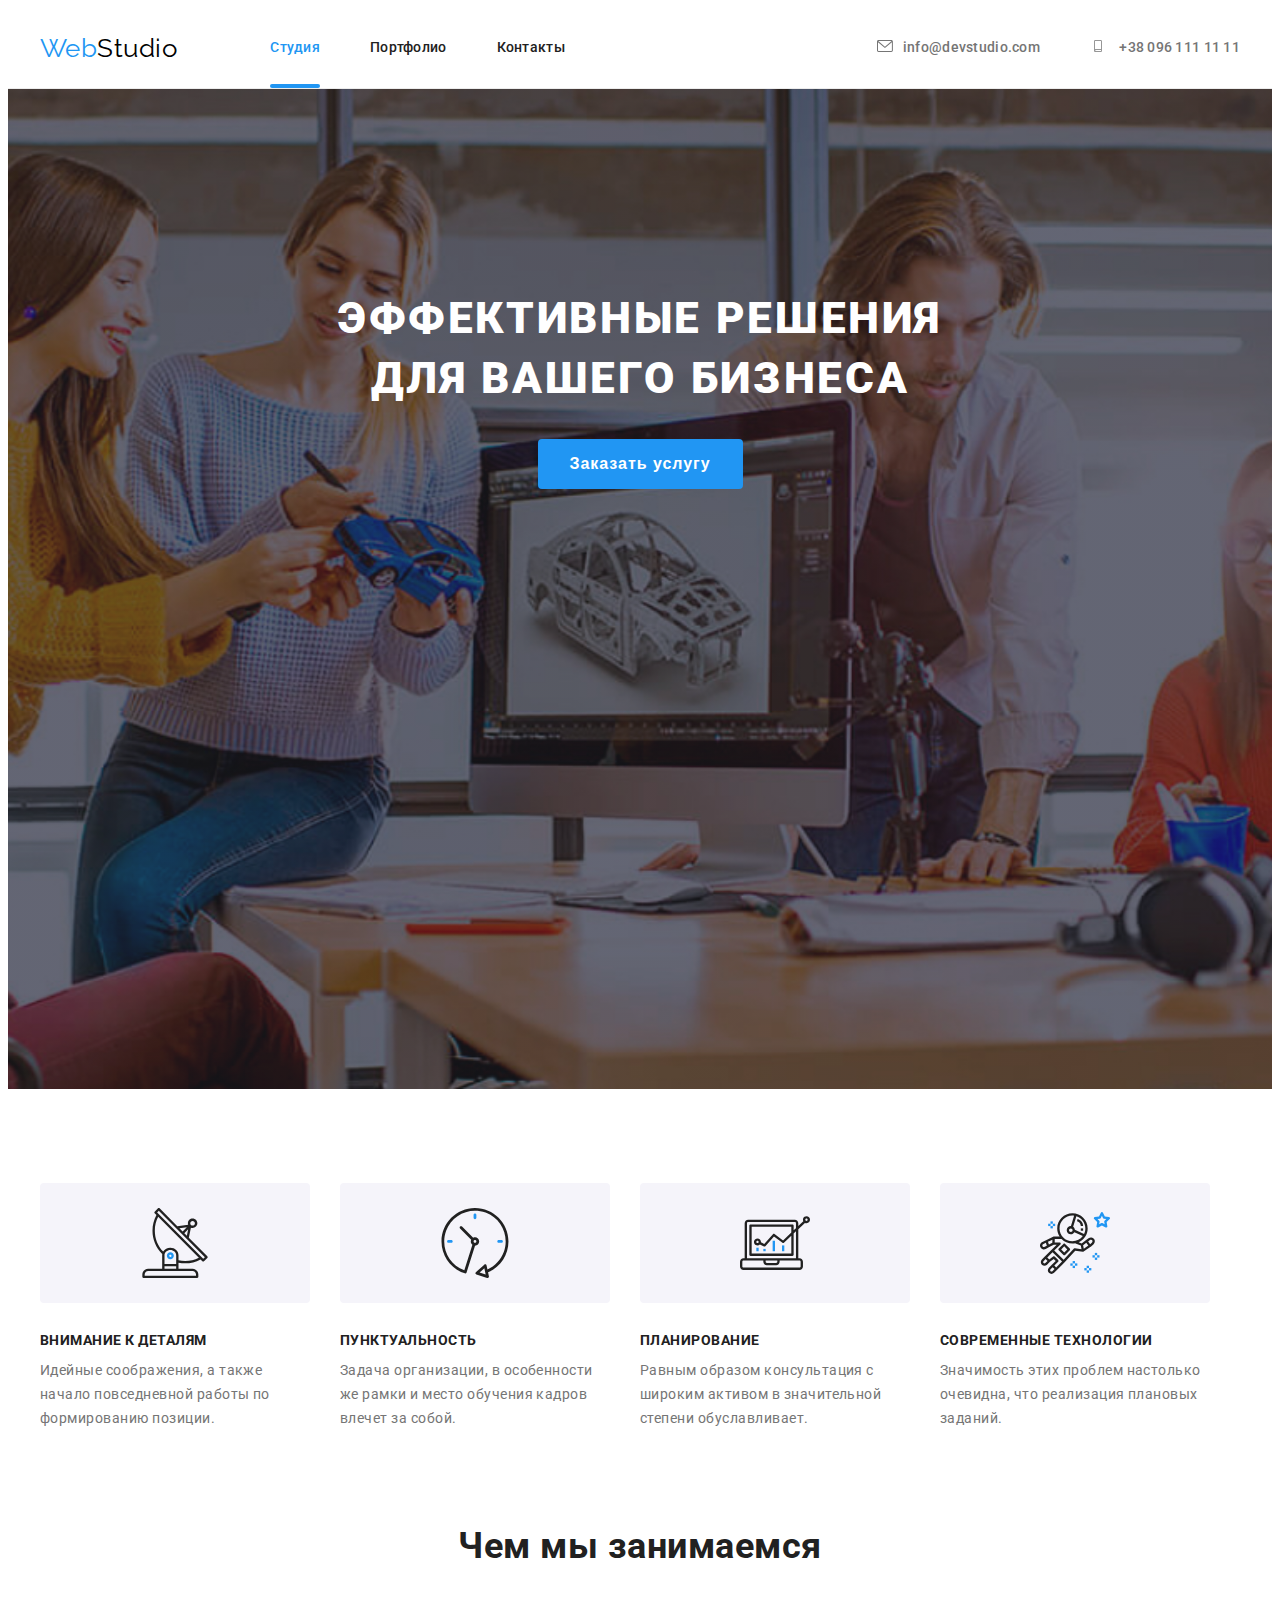
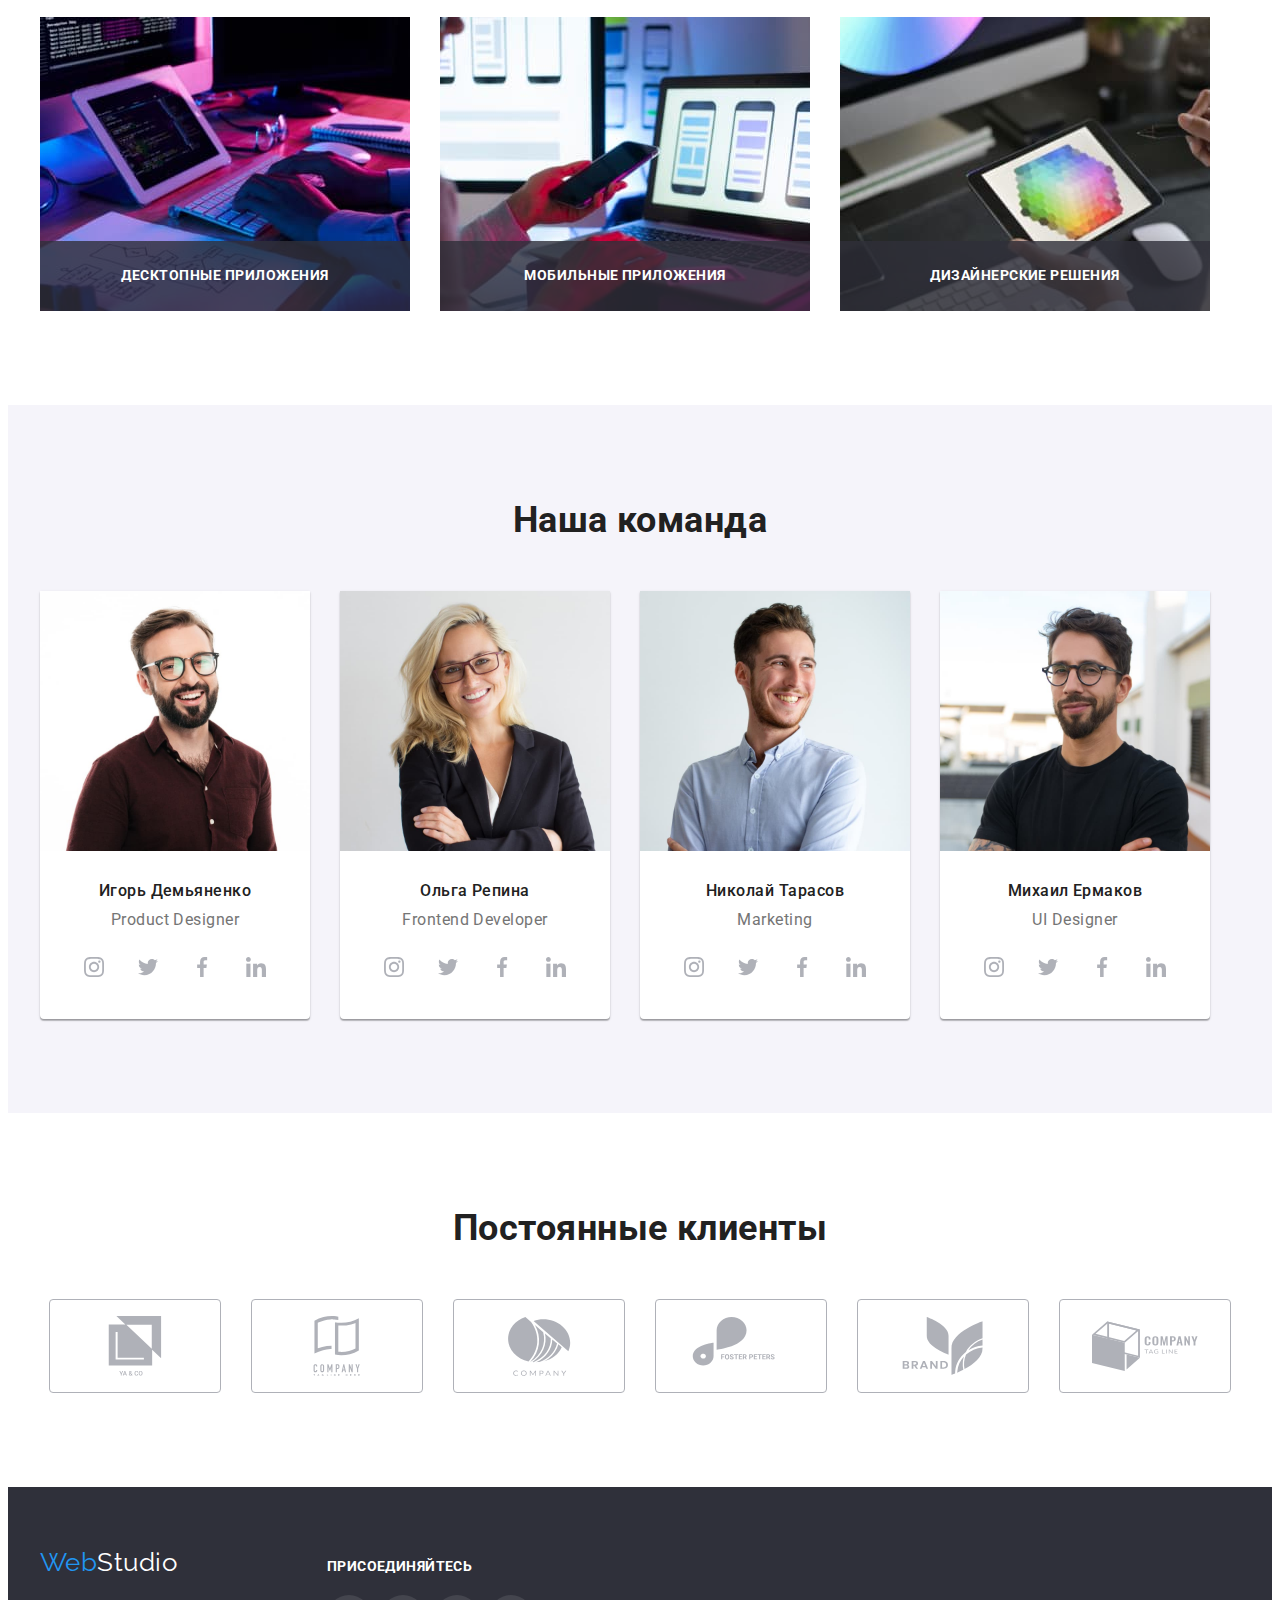
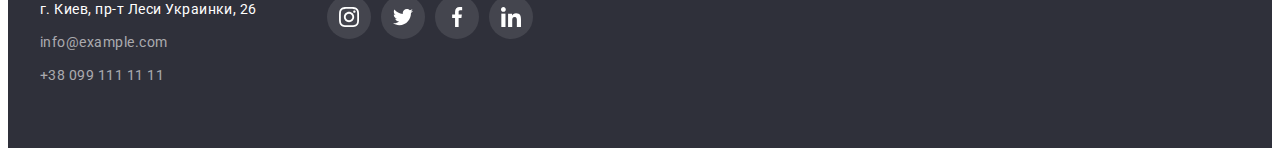
<file: index.html>
<!DOCTYPE html>
<html lang="ru">
  <head>
    <meta charset="UTF-8" />
    <meta http-equiv="X-UA-Compatible" content="IE=edge" />
    <meta name="viewport" content="width=device-width, initial-scale=1.0" />
    <title>Studio</title>
    <link
      href="https://fonts.googleapis.com/css2?family=Raleway:wght@700&family=Roboto:wght@400;500;700;900&display=swap"
      rel="stylesheet"
    />
    <link
      rel="stylesheet"
      href="https://cdnjs.cloudflare.com/ajax/libs/modern-normalize/1.1.0/modern-normalize.min.css"
      integrity="sha512-wpPYUAdjBVSE4KJnH1VR1HeZfpl1ub8YT/NKx4PuQ5NmX2tKuGu6U/JRp5y+Y8XG2tV+wKQpNHVUX03MfMFn9Q=="
      crossorigin="anonymous"
      referrerpolicy="no-referrer"
    />
    <link rel="stylesheet" href="./css/styles.css" />
  </head>
  <body>
    <!-- Чтобы поставить или убрать комментарий CTRL+/ -->
    <!--Шапка-->
    <header class="header">
      <div class="container">
        <a href="./index.html" class="logo link"
          >Web<span class="logo-header">Studio</span></a
        >
        <nav class="header-nav">
          <ul class="header-nav-list list">
            <li class="nav-item">
              <a href="./index.html" class="link current">Студия</a>
            </li>
            <li class="nav-item">
              <a href="./portfolio.html" class="link not-current">Портфолио</a>
            </li>
            <li class="nav-item">
              <a href="" class="link not-current">Контакты</a>
            </li>
          </ul>
        </nav>
        <ul class="header-auth-list list">
          <li class="auth-item">
            <a href="mailto:info@devstudio.com" class="link">
              <svg class="auth-item-icon" width="16" height="12">
                <use href="./images/symbol-defs.svg#icon-envelope"></use></svg
              >info@devstudio.com</a
            >
          </li>
          <li class="auth-item">
            <a href="tel:+380961111111" class="link">
              <svg class="auth-item-icon" width="16" height="12">
                <use href="./images/symbol-defs.svg#icon-smartphone"></use>
              </svg>
              +38 096 111 11 11</a
            >
          </li>
        </ul>
      </div>
    </header>

    <!--Main-->
    <main>
      <!--Герой-->
      <section class="hero">
        <div class="container">
          <h1 class="hero-title">Эффективные решения для вашего бизнеса</h1>
          <button type="button" class="hero-btn btn" data-modal-open>
            Заказать услугу
          </button>
        </div>
      </section>
      <!--Особенности-->
      <section class="specialty">
        <div class="container">
          <h2 class="hidden">Наши особенности</h2>
          <ul class="specialty-list list">
            <li class="specialty-item icon-antenna">
              <div class="specialty-svg">
                <svg width="70" height="70">
                  <use href="./images/symbol-defs.svg#icon-antenna"></use>
                </svg>
              </div>
              <h3 class="specialty-title title">Внимание к деталям</h3>
              <p class="specialty-description">
                Идейные соображения, а также начало повседневной работы по
                формированию позиции.
              </p>
            </li>
            <li class="specialty-item icon-clock">
              <div class="specialty-svg">
                <svg width="70" height="70">
                  <use href="./images/symbol-defs.svg#icon-clock"></use>
                </svg>
              </div>
              <h3 class="specialty-title title">Пунктуальность</h3>
              <p class="specialty-description">
                Задача организации, в особенности же рамки и место обучения
                кадров влечет за собой.
              </p>
            </li>
            <li class="specialty-item icon-diagram">
              <div class="specialty-svg">
                <svg width="70" height="70">
                  <use href="./images/symbol-defs.svg#icon-diagram"></use>
                </svg>
              </div>
              <h3 class="specialty-title title">Планирование</h3>
              <p class="specialty-description">
                Равным образом консультация с широким активом в значительной
                степени обуславливает.
              </p>
            </li>
            <li class="specialty-item icon-astronaut">
              <div class="specialty-svg">
                <svg width="70" height="70">
                  <use href="./images/symbol-defs.svg#icon-astronaut"></use>
                </svg>
              </div>
              <h3 class="specialty-title title">Современные технологии</h3>
              <p class="specialty-description">
                Значимость этих проблем настолько очевидна, что реализация
                плановых заданий.
              </p>
            </li>
          </ul>
        </div>
      </section>

      <!--Чем мы занимаемся-->
      <section class="about">
        <div class="container">
          <h2 class="about-title title">Чем мы занимаемся</h2>
          <ul class="about-list list">
            <li class="about-item">
              <div class="about-item-wrap">
                <img
                  src="./images/box_1.jpg"
                  alt="Ноут"
                  width="370"
                  height="294"
                />
                <div class="about-label">
                  <p class="about-description">Десктопные приложения</p>
                </div>
              </div>
            </li>
            <li class="about-item">
              <div class="about-item-wrap">
                <img
                  src="./images/box_2.jpg"
                  alt="Телефон"
                  width="370"
                  height="294"
                />
                <div class="about-label">
                  <p class="about-description">Мобильные приложения</p>
                </div>
              </div>
            </li>
            <li class="about-item">
              <div class="about-item-wrap">
                <img
                  src="./images/box_3.jpg"
                  alt="Планшет"
                  width="370"
                  height="294"
                />
                <div class="about-label">
                  <p class="about-description">Дизайнерские решения</p>
                </div>
              </div>
            </li>
          </ul>
        </div>
      </section>

      <!--Наша команда-->
      <section class="team">
        <div class="container">
          <h2 class="team-title title">Наша команда</h2>
          <ul class="team-list list">
            <li class="team-item">
              <img
                src="./images/teammate1.jpg"
                alt="Игорь"
                width="270"
                height="260"
              />
              <div class="teammate-container">
                <h3 class="teammate title">Игорь Демьяненко</h3>
                <p lang="en" class="teammate-description">Product Designer</p>
                <ul class="teammate-list list">
                  <li class="teammate-item">
                    <a class="teammate-link" href="" aria-label="instagram"
                      ><svg class="teammate-svg" width="20" height="20">
                        <use
                          href="./images/symbol-defs.svg#icon-instagram"
                        ></use></svg
                    ></a>
                  </li>
                  <li class="teammate-item">
                    <a class="teammate-link" href="" aria-label="twitter"
                      ><svg class="teammate-svg" width="20" height="20">
                        <use
                          href="./images/symbol-defs.svg#icon-twitter"
                        ></use></svg
                    ></a>
                  </li>
                  <li class="teammate-item">
                    <a class="teammate-link" href="" aria-label="facebook"
                      ><svg class="teammate-svg" width="20" height="20">
                        <use
                          href="./images/symbol-defs.svg#icon-facebook"
                        ></use></svg
                    ></a>
                  </li>
                  <li class="teammate-item">
                    <a class="teammate-link" href="" aria-label="linkedin"
                      ><svg class="teammate-svg" width="20" height="20">
                        <use
                          href="./images/symbol-defs.svg#icon-linkedin"
                        ></use></svg
                    ></a>
                  </li>
                </ul>
              </div>
            </li>
            <li class="team-item">
              <img
                src="./images/teammate2.jpg"
                alt="Ольга"
                width="270"
                height="260"
              />
              <div class="teammate-container">
                <h3 class="teammate title">Ольга Репина</h3>
                <p lang="en" class="teammate-description">Frontend Developer</p>
                <ul class="teammate-list list">
                  <li class="teammate-item">
                    <a class="teammate-link" href="" aria-label="instagram"
                      ><svg class="teammate-svg" width="20" height="20">
                        <use
                          href="./images/symbol-defs.svg#icon-instagram"
                        ></use></svg
                    ></a>
                  </li>
                  <li class="teammate-item">
                    <a class="teammate-link" href="" aria-label="twitter"
                      ><svg class="teammate-svg" width="20" height="20">
                        <use
                          href="./images/symbol-defs.svg#icon-twitter"
                        ></use></svg
                    ></a>
                  </li>
                  <li class="teammate-item">
                    <a class="teammate-link" href="" aria-label="facebook"
                      ><svg class="teammate-svg" width="20" height="20">
                        <use
                          href="./images/symbol-defs.svg#icon-facebook"
                        ></use></svg
                    ></a>
                  </li>
                  <li class="teammate-item">
                    <a class="teammate-link" href="" aria-label="linkedin"
                      ><svg class="teammate-svg" width="20" height="20">
                        <use
                          href="./images/symbol-defs.svg#icon-linkedin"
                        ></use></svg
                    ></a>
                  </li>
                </ul>
              </div>
            </li>
            <li class="team-item">
              <img
                src="./images/teammate3.jpg"
                alt="Николай"
                width="270"
                height="260"
              />
              <div class="teammate-container">
                <h3 class="teammate title">Николай Тарасов</h3>
                <p lang="en" class="teammate-description">Marketing</p>
                <ul class="teammate-list list">
                  <li class="teammate-item">
                    <a class="teammate-link" href="" aria-label="instagram"
                      ><svg class="teammate-svg" width="20" height="20">
                        <use
                          href="./images/symbol-defs.svg#icon-instagram"
                        ></use></svg
                    ></a>
                  </li>
                  <li class="teammate-item">
                    <a class="teammate-link" href="" aria-label="twitter"
                      ><svg class="teammate-svg" width="20" height="20">
                        <use
                          href="./images/symbol-defs.svg#icon-twitter"
                        ></use></svg
                    ></a>
                  </li>
                  <li class="teammate-item">
                    <a class="teammate-link" href="" aria-label="facebook"
                      ><svg class="teammate-svg" width="20" height="20">
                        <use
                          href="./images/symbol-defs.svg#icon-facebook"
                        ></use></svg
                    ></a>
                  </li>
                  <li class="teammate-item">
                    <a class="teammate-link" href="" aria-label="linkedin"
                      ><svg class="teammate-svg" width="20" height="20">
                        <use
                          href="./images/symbol-defs.svg#icon-linkedin"
                        ></use></svg
                    ></a>
                  </li>
                </ul>
              </div>
            </li>
            <li class="team-item">
              <img
                src="./images/teammate4.jpg"
                alt="Михаил"
                width="270"
                height="260"
              />
              <div class="teammate-container">
                <h3 class="teammate title">Михаил Ермаков</h3>
                <p lang="en" class="teammate-description">UI Designer</p>
                <ul class="teammate-list list">
                  <li class="teammate-item">
                    <a class="teammate-link" href="" aria-label="instagram"
                      ><svg class="teammate-svg" width="20" height="20">
                        <use
                          href="./images/symbol-defs.svg#icon-instagram"
                        ></use></svg
                    ></a>
                  </li>
                  <li class="teammate-item">
                    <a class="teammate-link" href="" aria-label="twitter"
                      ><svg class="teammate-svg" width="20" height="20">
                        <use
                          href="./images/symbol-defs.svg#icon-twitter"
                        ></use></svg
                    ></a>
                  </li>
                  <li class="teammate-item">
                    <a class="teammate-link" href="" aria-label="facebook"
                      ><svg class="teammate-svg" width="20" height="20">
                        <use
                          href="./images/symbol-defs.svg#icon-facebook"
                        ></use></svg
                    ></a>
                  </li>
                  <li class="teammate-item">
                    <a class="teammate-link" href="" aria-label="linkedin"
                      ><svg class="teammate-svg" width="20" height="20">
                        <use
                          href="./images/symbol-defs.svg#icon-linkedin"
                        ></use></svg
                    ></a>
                  </li>
                </ul>
              </div>
            </li>
          </ul>
        </div>
      </section>

      <!-- Наши клиенты -->
      <section class="clients">
        <div class="container">
          <h2 class="clients-title title">Постоянные клиенты</h2>
          <ul class="clients-list list">
            <li class="clients-item">
              <a class="clients-link" href=""
                ><svg width="106" height="60">
                  <use href="./images/symbol-defs.svg#icon-client1"></use></svg
              ></a>
            </li>
            <li class="clients-item">
              <a class="clients-link" href=""
                ><svg width="106" height="60">
                  <use href="./images/symbol-defs.svg#icon-client2"></use></svg
              ></a>
            </li>
            <li class="clients-item">
              <a class="clients-link" href=""
                ><svg width="106" height="60">
                  <use href="./images/symbol-defs.svg#icon-client3"></use></svg
              ></a>
            </li>
            <li class="clients-item">
              <a class="clients-link" href=""
                ><svg width="106" height="60">
                  <use href="./images/symbol-defs.svg#icon-client4"></use></svg
              ></a>
            </li>
            <li class="clients-item">
              <a class="clients-link" href=""
                ><svg width="106" height="60">
                  <use href="./images/symbol-defs.svg#icon-client5"></use></svg
              ></a>
            </li>
            <li class="clients-item">
              <a class="clients-link" href=""
                ><svg width="106" height="60">
                  <use href="./images/symbol-defs.svg#icon-client6"></use></svg
              ></a>
            </li>
          </ul>
        </div>
      </section>
    </main>

    <!--Подвал-->
    <footer class="footer">
      <div class="container">
        <div class="footer-flex">
          <div class="footer-address">
            <a href="./index.html" class="logo link"
              >Web<span class="logo-footer">Studio</span></a
            >
            <address class="address">
              <p class="address-street">
                <a
                  href="http://goo.gl/maps/BzuUJeDCtrYKeMsz9"
                  target="_blank"
                  rel="noopener nofollow noreferrer"
                  class="link"
                >
                  г. Киев, пр-т Леси Украинки, 26</a
                >
              </p>
              <ul class="footer-auth-list list">
                <li class="footer-auth-item">
                  <a
                    href="mailto:info@example.com"
                    target="_blank"
                    rel="noopener nofollow noreferrer"
                    class="link"
                    >info@example.com</a
                  >
                </li>
                <li class="footer-auth-item">
                  <a href="tel:+380991111111" class="link">+38 099 111 11 11</a>
                </li>
              </ul>
            </address>
          </div>

          <div class="footer-social-links">
            <section class="join-social-links">
              <h2 class="join-title title">Присоединяйтесь</h2>
              <ul class="join-list list">
                <li class="join-item">
                  <a href="" class="join-link">
                    <svg class="join-icon" width="20" height="20">
                      <use href="./images/symbol-defs.svg#icon-instagram"></use>
                    </svg>
                  </a>
                </li>
                <li class="join-item">
                  <a href="" class="join-link">
                    <svg class="join-icon" width="20" height="20">
                      <use href="./images/symbol-defs.svg#icon-twitter"></use>
                    </svg>
                  </a>
                </li>
                <li class="join-item">
                  <a href="" class="join-link">
                    <svg class="join-icon" width="20" height="20">
                      <use href="./images/symbol-defs.svg#icon-facebook"></use>
                    </svg>
                  </a>
                </li>
                <li class="join-item">
                  <a href="" class="join-link">
                    <svg class="join-icon" width="20" height="20">
                      <use href="./images/symbol-defs.svg#icon-linkedin"></use>
                    </svg>
                  </a>
                </li>
              </ul>
            </section>
          </div>
        </div>
      </div>
    </footer>

    <!-- Модальное окно -->
    <div class="backdrop is-hidden" data-modal>
      <div class="modal">
        <button type="button" class="modal-btn" data-modal-close>
          <svg class="modal-icon" width="11" height="11">
            <use href="./images/symbol-defs.svg#icon-close"></use>
          </svg>
        </button>
      </div>
    </div>

    <script src="./js/modal.js"></script>
  </body>
</html>
</file>
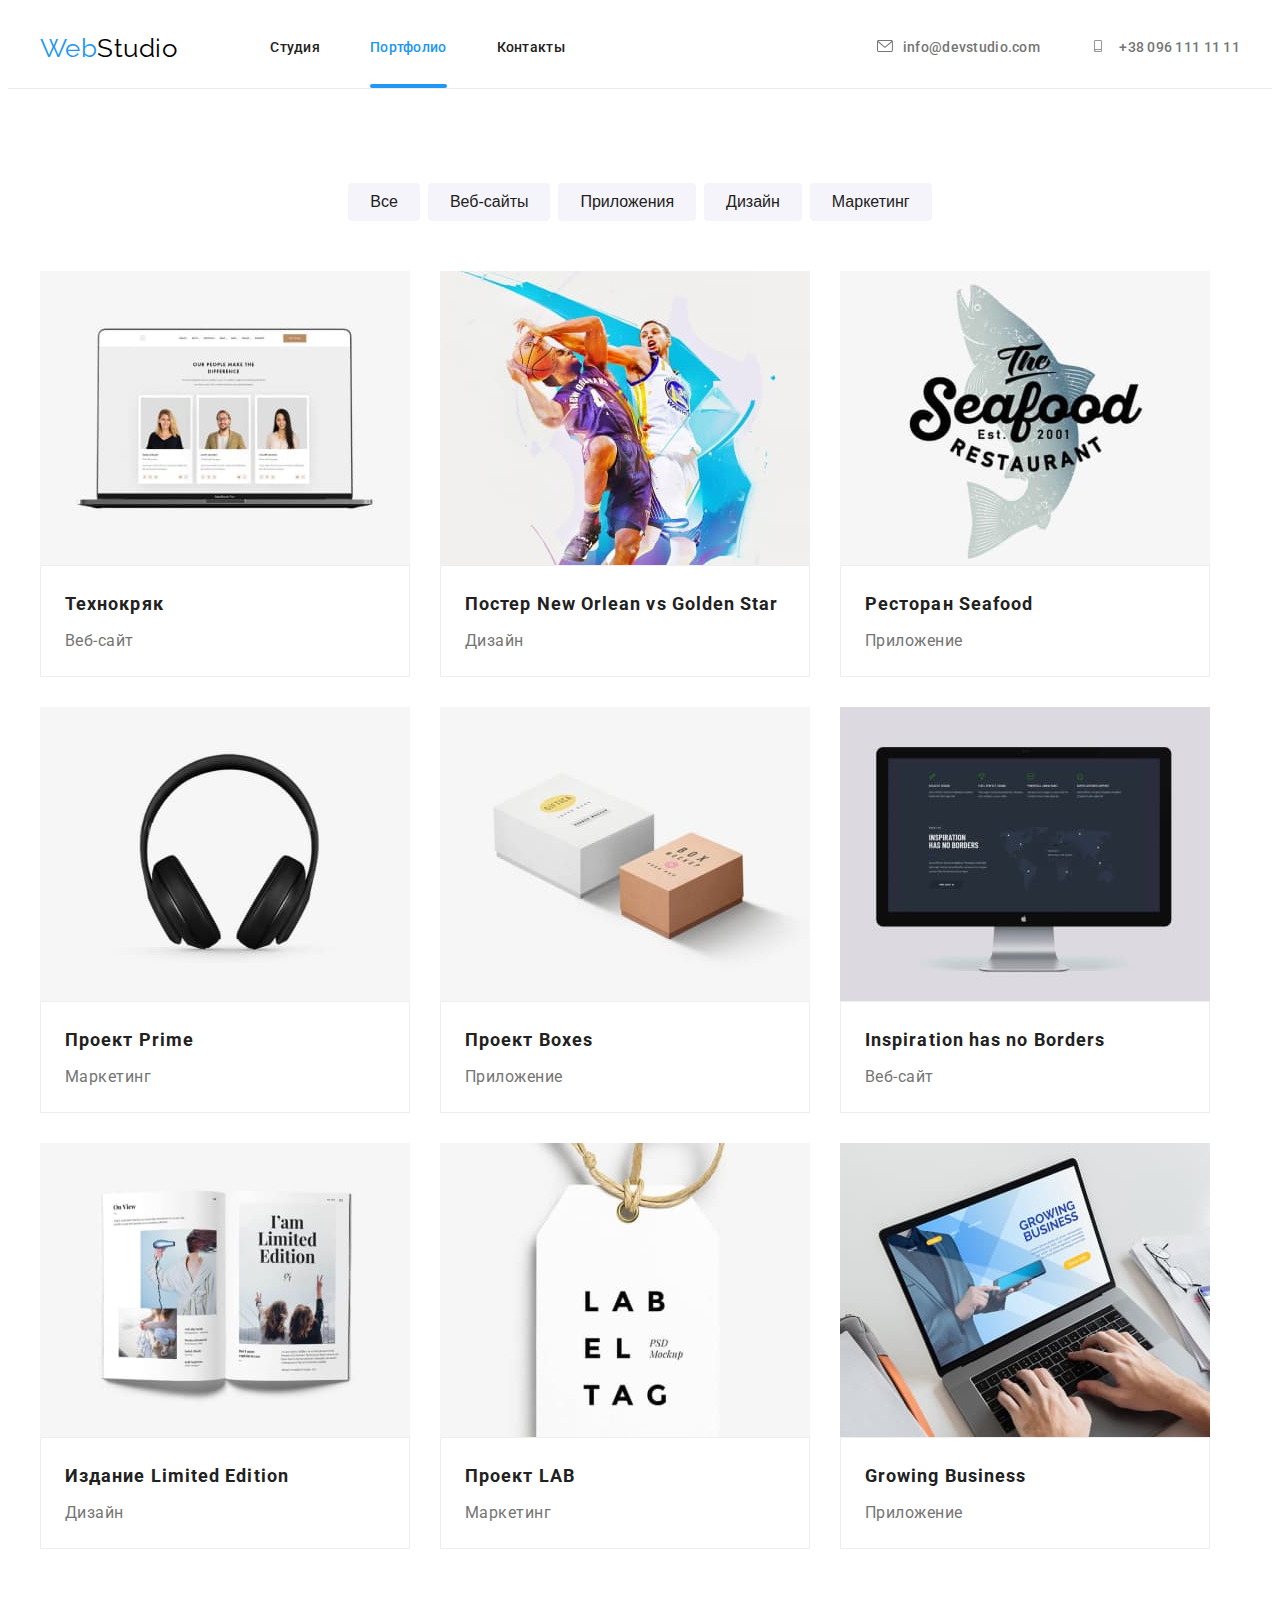
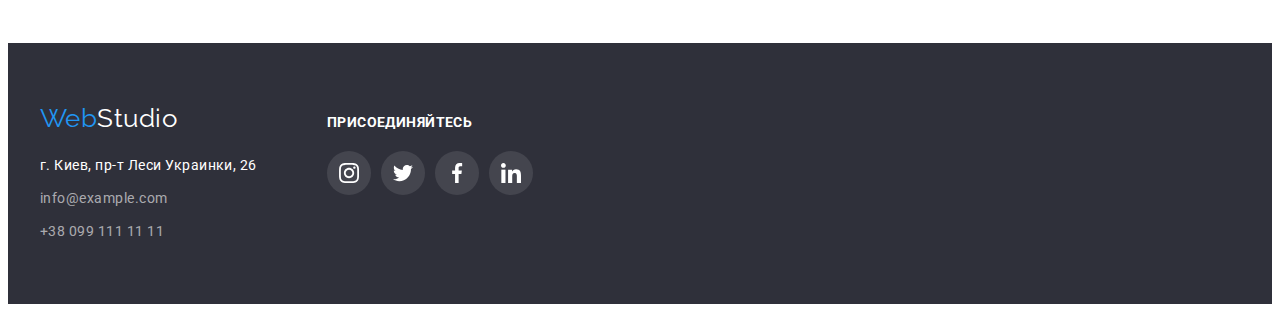
<file: portfolio.html>
<!DOCTYPE html>
<html lang="ru">
  <head>
    <meta charset="UTF-8" />
    <meta http-equiv="X-UA-Compatible" content="IE=edge" />
    <meta name="viewport" content="width=device-width, initial-scale=1.0" />
    <title>Portfolio</title>
    <link
      href="https://fonts.googleapis.com/css2?family=Raleway:wght@700&family=Roboto:wght@400;500;700;900&display=swap"
      rel="stylesheet"
    />
    <link
      rel="stylesheet"
      href="https://cdnjs.cloudflare.com/ajax/libs/modern-normalize/1.1.0/modern-normalize.min.css"
      integrity="sha512-wpPYUAdjBVSE4KJnH1VR1HeZfpl1ub8YT/NKx4PuQ5NmX2tKuGu6U/JRp5y+Y8XG2tV+wKQpNHVUX03MfMFn9Q=="
      crossorigin="anonymous"
      referrerpolicy="no-referrer"
    />
    <link rel="stylesheet" href="./css/styles.css" />
  </head>
  <body>
    <!-- Header -->
    <header class="header">
      <div class="container">
        <a href="./index.html" class="logo link"
          >Web<span class="logo-header">Studio</span></a
        >
        <nav class="header-nav">
          <ul class="header-nav-list list">
            <li class="nav-item">
              <a href="./index.html" class="link not-current">Студия</a>
            </li>
            <li class="nav-item">
              <a href="./portfolio.html" class="link current">Портфолио</a>
            </li>
            <li class="nav-item">
              <a href="" class="link not-current">Контакты</a>
            </li>
          </ul>
        </nav>
        <ul class="header-auth-list list">
          <li class="auth-item">
            <a href="mailto:info@devstudio.com" class="link"
              ><svg class="auth-item-icon" width="16px" height="12px">
                <use href="./images/symbol-defs.svg#icon-envelope"></use></svg
              >info@devstudio.com</a
            >
          </li>
          <li class="auth-item">
            <a href="tel:+380961111111" class="link">
              <svg class="auth-item-icon" width="16px" height="12px">
                <use href="./images/symbol-defs.svg#icon-smartphone"></use>
              </svg>
              +38 096 111 11 11</a
            >
          </li>
        </ul>
      </div>
    </header>

    <!-- Main -->
    <main>
      <h1 class="hidden">Наши работы</h1>
      <section class="filters-projects">
        <div class="container">
          <h2 class="hidden">Filters and Projects</h2>
          <ul class="filters-list list">
            <li class="filters-item">
              <button type="button" class="btn filters-btn">Все</button>
            </li>
            <li class="filters-item">
              <button type="button" class="btn filters-btn">Веб-сайты</button>
            </li>
            <li class="filters-item">
              <button type="button" class="btn filters-btn">Приложения</button>
            </li>
            <li class="filters-item">
              <button type="button" class="btn filters-btn">Дизайн</button>
            </li>
            <li class="filters-item">
              <button type="button" class="btn filters-btn">Маркетинг</button>
            </li>
          </ul>

          <ul class="projects-list list">
            <li class="projects-item">
              <a href="" class="projects-link link">
                <div class="projects-wrap">
                  <img
                    src="./images/project1.jpg"
                    alt="Вид на браузер"
                    width="300"
                    class="projects-imgs"
                  />
                  <div class="projects-wrap-overlay">
                    <p class="projects-wrap-description">
                      Ресурс предлагает комплексные предложения с разным уровнем
                      функционала и сервисов. Все это позволит посетителю
                      получить исчерпывающие сведения о компании или частном
                      лице.
                    </p>
                  </div>
                </div>

                <div class="projects-container">
                  <h3 class="projects-title title">Технокряк</h3>
                  <p class="projects-description">Веб-сайт</p>
                </div>
              </a>
            </li>
            <li class="projects-item">
              <a href="" class="projects-link link">
                <div class="projects-wrap">
                  <img
                    src="./images/project2.jpg"
                    alt="Двое парней играют в баскетбол"
                    width="300"
                    class="projects-imgs"
                  />
                  <div class="projects-wrap-overlay">
                    <p class="projects-wrap-description">
                      Ресурс предлагает комплексные предложения с разным уровнем
                      функционала и сервисов. Все это позволит посетителю
                      получить исчерпывающие сведения о компании или частном
                      лице.
                    </p>
                  </div>
                </div>

                <div class="projects-container">
                  <h3 class="projects-title title">
                    Постер New Orlean vs Golden Star
                  </h3>
                  <p class="projects-description">Дизайн</p>
                </div>
              </a>
            </li>
            <li class="projects-item">
              <a href="" class="projects-link link">
                <div class="projects-wrap">
                  <img
                    src="./images/project3.jpg"
                    alt="Лого ресторана"
                    width="300"
                    class="projects-imgs"
                  />
                  <div class="projects-wrap-overlay">
                    <p class="projects-wrap-description">
                      Ресурс предлагает комплексные предложения с разным уровнем
                      функционала и сервисов. Все это позволит посетителю
                      получить исчерпывающие сведения о компании или частном
                      лице.
                    </p>
                  </div>
                </div>

                <div class="projects-container">
                  <h3 class="projects-title title">Ресторан Seafood</h3>
                  <p class="projects-description">Приложение</p>
                </div>
              </a>
            </li>
            <li class="projects-item">
              <a href="" class="projects-link link">
                <div class="projects-wrap">
                  <img
                    src="./images/project4.jpg"
                    alt="Наушники"
                    width="300"
                    class="projects-imgs"
                  />
                  <div class="projects-wrap-overlay">
                    <p class="projects-wrap-description">
                      Ресурс предлагает комплексные предложения с разным уровнем
                      функционала и сервисов. Все это позволит посетителю
                      получить исчерпывающие сведения о компании или частном
                      лице.
                    </p>
                  </div>
                </div>

                <div class="projects-container">
                  <h3 class="projects-title title">Проект Prime</h3>
                  <p class="projects-description">Маркетинг</p>
                </div>
              </a>
            </li>
            <li class="projects-item">
              <a href="" class="projects-link link">
                <div class="projects-wrap">
                  <img
                    src="./images/project5.jpg"
                    alt="Две коробки"
                    width="300"
                    class="projects-imgs"
                  />
                  <div class="projects-wrap-overlay">
                    <p class="projects-wrap-description">
                      Ресурс предлагает комплексные предложения с разным уровнем
                      функционала и сервисов. Все это позволит посетителю
                      получить исчерпывающие сведения о компании или частном
                      лице.
                    </p>
                  </div>
                </div>

                <div class="projects-container">
                  <h3 class="projects-title title">Проект Boxes</h3>
                  <p class="projects-description">Приложение</p>
                </div>
              </a>
            </li>
            <li class="projects-item">
              <a href="" class="projects-link link">
                <div class="projects-wrap">
                  <img
                    src="./images/project6.jpg"
                    alt="Компьютер"
                    width="300"
                    class="projects-imgs"
                  />
                  <div class="projects-wrap-overlay">
                    <p class="projects-wrap-description">
                      Ресурс предлагает комплексные предложения с разным уровнем
                      функционала и сервисов. Все это позволит посетителю
                      получить исчерпывающие сведения о компании или частном
                      лице.
                    </p>
                  </div>
                </div>

                <div class="projects-container">
                  <h3 lang="en" class="projects-title title">
                    Inspiration has no Borders
                  </h3>
                  <p class="projects-description">Веб-сайт</p>
                </div>
              </a>
            </li>
            <li class="projects-item">
              <a href="" class="projects-link link">
                <div class="projects-wrap">
                  <img
                    src="./images/project7.jpg"
                    alt="Книга"
                    width="300"
                    class="projects-imgs"
                  />
                  <div class="projects-wrap-overlay">
                    <p class="projects-wrap-description">
                      Ресурс предлагает комплексные предложения с разным уровнем
                      функционала и сервисов. Все это позволит посетителю
                      получить исчерпывающие сведения о компании или частном
                      лице.
                    </p>
                  </div>
                </div>

                <div class="projects-container">
                  <h3 lang="en" class="projects-title title">
                    Издание Limited Edition
                  </h3>
                  <p class="projects-description">Дизайн</p>
                </div>
              </a>
            </li>
            <li class="projects-item">
              <a href="" class="projects-link link">
                <div class="projects-wrap">
                  <img
                    src="./images/project8.jpg"
                    alt="Ярлык"
                    width="300"
                    class="projects-imgs"
                  />
                  <div class="projects-wrap-overlay">
                    <p class="projects-wrap-description">
                      Ресурс предлагает комплексные предложения с разным уровнем
                      функционала и сервисов. Все это позволит посетителю
                      получить исчерпывающие сведения о компании или частном
                      лице.
                    </p>
                  </div>
                </div>

                <div class="projects-container">
                  <h3 lang="en" class="projects-title title">Проект LAB</h3>
                  <p class="projects-description">Маркетинг</p>
                </div>
              </a>
            </li>
            <li class="projects-item">
              <a href="" class="projects-link link">
                <div class="projects-wrap">
                  <img
                    src="./images/project9.jpg"
                    alt="Ноутбук"
                    width="300"
                    class="projects-imgs"
                  />
                  <div class="projects-wrap-overlay">
                    <p class="projects-wrap-description">
                      Ресурс предлагает комплексные предложения с разным уровнем
                      функционала и сервисов. Все это позволит посетителю
                      получить исчерпывающие сведения о компании или частном
                      лице.
                    </p>
                  </div>
                </div>

                <div class="projects-container">
                  <h3 lang="en" class="projects-title title">
                    Growing Business
                  </h3>
                  <p class="projects-description">Приложение</p>
                </div>
              </a>
            </li>
          </ul>
        </div>
      </section>
    </main>

    <!--Подвал-->
    <footer class="footer">
      <div class="container">
        <div class="footer-flex">
          <div class="footer-address">
            <a href="./index.html" class="logo link"
              >Web<span class="logo-footer">Studio</span></a
            >
            <address class="address">
              <p class="address-street">
                <a
                  href="http://goo.gl/maps/BzuUJeDCtrYKeMsz9"
                  target="_blank"
                  rel="noopener nofollow noreferrer"
                  class="link"
                >
                  г. Киев, пр-т Леси Украинки, 26</a
                >
              </p>
              <ul class="footer-auth-list list">
                <li class="footer-auth-item">
                  <a
                    href="mailto:info@example.com"
                    target="_blank"
                    rel="noopener nofollow noreferrer"
                    class="link"
                    >info@example.com</a
                  >
                </li>
                <li class="footer-auth-item">
                  <a href="tel:+380991111111" class="link">+38 099 111 11 11</a>
                </li>
              </ul>
            </address>
          </div>

          <div class="footer-social-links">
            <section class="join-social-links">
              <h2 class="join-title title">Присоединяйтесь</h2>
              <ul class="join-list list">
                <li class="join-item">
                  <a href="" class="join-link">
                    <svg class="join-icon" width="20" height="20">
                      <use href="./images/symbol-defs.svg#icon-instagram"></use>
                    </svg>
                  </a>
                </li>
                <li class="join-item">
                  <a href="" class="join-link">
                    <svg class="join-icon" width="20" height="20">
                      <use href="./images/symbol-defs.svg#icon-twitter"></use>
                    </svg>
                  </a>
                </li>
                <li class="join-item">
                  <a href="" class="join-link">
                    <svg class="join-icon" width="20" height="20">
                      <use href="./images/symbol-defs.svg#icon-facebook"></use>
                    </svg>
                  </a>
                </li>
                <li class="join-item">
                  <a href="" class="join-link">
                    <svg class="join-icon" width="20" height="20">
                      <use href="./images/symbol-defs.svg#icon-linkedin"></use>
                    </svg>
                  </a>
                </li>
              </ul>
            </section>
          </div>
        </div>
      </div>
    </footer>
  </body>
</html>
</file>
<file: css/styles.css>
:root {
  --primary-text-color: #757575;
  --title-black-color: #212121;
  --primary-black-color: #000000;
  --accent-text-color: #2196f3;
  --primary-white-color: #ffffff;
  --address-footer-color: rgba(255, 255, 255, 0.6);
  --secondary-background-color: #f5f4fa;
  --link-main-color: rgba(175, 177, 184, 1);
  --link-bg-color: rgba(255, 255, 255, 0.1);
  --main-timing-function: cubic-bezier(0.4, 0, 0.2, 1);
}

p,
h1,
h2,
h3,
h4,
h5,
h6 {
  margin: 0;
}

ul,
ol {
  margin: 0;
  padding-left: 0;
}

button {
  cursor: pointer;
}

img {
  display: block;
}

body {
  font-family: Roboto, sans-serif;
  letter-spacing: 0.03em;
  background-color: var(--primary-white-color);
  color: var(--primary-text-color);
}

.btn {
  border-radius: 4px;
  border: none;
}

.container {
  width: 1200px;
  padding-left: 15px;
  padding-right: 15px;
  margin: 0 auto;
}

.hidden {
  position: absolute;
  white-space: nowrap;
  width: 1px;
  height: 1px;
  overflow: hidden;
  border: 0;
  padding: 0;
  clip: rect(0 0 0 0);
  clip-path: inset(50%);
  margin: -1px;
}

.list {
  list-style: none;
}

.link {
  text-decoration: none;
}

.link.not-current {
  position: relative;
  overflow: hidden;
}

.link.not-current::after {
  content: "";
  position: absolute;
  left: 0;
  bottom: 0;

  width: 100%;
  height: 4px;
  border-radius: 2px;
  background: var(--accent-text-color);

  transform: scaleX(0);
  transition: transform 250ms var(--main-timing-function);
}

.link.not-current:hover::after,
.link.not-current:focus::after {
  transform: scaleX(1);
}

.link.current {
  color: var(--accent-text-color);
  position: relative;
}

.link.current::after {
  content: "";
  position: absolute;
  left: 0;
  bottom: 0;

  width: 100%;
  height: 4px;
  border-radius: 2px;
  background: var(--accent-text-color);
}

.title {
  color: var(--title-black-color);
}

.address {
  font-style: normal;
}

.logo {
  font-family: "Raleway", sans-serif;
  color: var(--accent-text-color);
  font-size: 26px;
  line-height: 1.19;
}
/* ---------------HEADER------------------- */
.header {
  border-bottom: 1px solid #ececec;
}

.header .container {
  display: flex;
  align-items: center;
}
.logo-header {
  color: var(--primary-black-color);
}
.header .logo {
  margin-right: 93px;
}

.header-nav {
}
.header-nav-list {
  display: flex;
  align-items: center;
}

.nav-item,
.auth-item {
  font-weight: 500;
  font-size: 14px;
  line-height: 1.14;
  letter-spacing: 0.02em;
}

.nav-item:not(:last-child) {
  margin-right: 50px;
}
.nav-item a,
.auth-item a {
  display: block;

  padding-top: 32px;
  padding-bottom: 32px;
  transition: color 250ms var(--main-timing-function),
    fill 250ms var(--main-timing-function);
}

.nav-item a {
  color: var(--title-black-color);
}
.auth-item a {
  color: var(--primary-text-color);
}
.header-auth-list {
  display: flex;
  margin-left: auto;
}

.header-auth-list .auth-item + .auth-item {
  margin-left: 50px;
}

.nav-item .link:hover,
.auth-item .link:hover,
.footer-auth-item .link:hover,
.nav-item .link:focus,
.auth-item .link:focus,
.footer-auth-item .link:focus {
  color: var(--accent-text-color);
  fill: currentColor;
}

.auth-item-icon {
  fill: currentColor;
  margin-right: 10px;
}
/* ---------------HERO------------------- */
.hero {
  padding-top: 200px;
  padding-bottom: 200px;
  margin-left: auto;
  margin-right: auto;

  background-color: #c4c4c4;
  background-image: linear-gradient(
      to right,
      rgba(47, 48, 58, 0.4),
      rgba(47, 48, 58, 0.4)
    ),
    url(../images/hero_bg.jpg);

  background-repeat: no-repeat;
  background-position: center;
  background-size: cover;

  text-align: center;

  max-width: 1600px;
  height: 600px;
}

.hero-title {
  color: var(--primary-white-color);
  font-weight: 900;
  font-size: 44px;
  line-height: 1.36;
  letter-spacing: 0.06em;
  text-transform: uppercase;
  margin-bottom: 30px;
  width: 696px;
  margin-left: auto;
  margin-right: auto;
}
.hero-btn {
  color: var(--primary-white-color);
  background-color: var(--accent-text-color);
  font-weight: 700;
  font-size: 16px;
  line-height: 1.88;
  letter-spacing: 0.06em;
  padding: 10px 32px;

  display: inline-block;

  transition: background-color 250ms var(--main-timing-function);
}

.hero-btn:hover,
.hero-btn:focus {
  background-color: #188ce8;
}
/* ---------------FOOTER------------------- */
.footer {
  background-color: #2f303a;
  padding-top: 60px;
  padding-bottom: 60px;
}

.footer-flex {
  display: flex;
  align-items: baseline;
}

.footer-address {
  margin-right: 70px;
}

.logo-footer {
  color: var(--primary-white-color);
}

.address {
  font-size: 14px;
  line-height: 1.71;
  margin-top: 20px;
}

.address-street {
  margin-bottom: 9px;
}

.address a {
  color: var(--primary-white-color);
}

.footer-auth-item:not(:last-child) {
  margin-bottom: 9px;
}

.footer-auth-item .link {
  color: var(--address-footer-color);
  transition: color 250ms var(--main-timing-function),
    fill 250ms var(--main-timing-function);
}

.join-title {
  font-size: 14px;
  line-height: 1.14;
  letter-spacing: 0.03em;
  text-transform: uppercase;
  color: var(--primary-white-color);
  margin-bottom: 20px;
}

.join-list {
  display: flex;
}

.join-item + .join-item {
  margin-left: 10px;
}

.join-link {
  display: flex;
  align-items: center;
  justify-content: center;
  width: 44px;
  height: 44px;
  border-radius: 50%;
  background-color: var(--link-bg-color);

  transition: background-color 250ms var(--main-timing-function);
}

.join-link:hover,
.join-link:focus {
  background-color: var(--accent-text-color);
}

.join-icon {
  fill: var(--primary-white-color);
}
/* ---------------SPECIALTY------------------- */
.specialty {
  padding-top: 94px;
  padding-bottom: 94px;
}

.specialty-list {
  display: flex;
}
.specialty-item {
  width: 270px;
}

.specialty-item:not(:last-child) {
  margin-right: 30px;
}

.specialty-svg {
  width: 270px;
  height: 120px;
  background: var(--secondary-background-color);
  border-radius: 4px;
  margin-bottom: 30px;

  display: flex;
  justify-content: center;
  align-items: center;
}

.specialty-title {
  font-weight: 700;
  font-size: 14px;
  line-height: 1.14;
  text-transform: uppercase;
  margin-bottom: 10px;
}

.specialty-description {
  font-size: 14px;
  line-height: 1.71;
}
/* ---------------ABOUT------------------- */
.about {
  padding-bottom: 94px;
}

.about-title,
.team-title,
.clients-title {
  font-weight: 700;
  font-size: 36px;
  line-height: 1.17;
  text-align: center;
  margin-bottom: 50px;
}
.about-list {
  display: flex;
}

.about-item + .about-item {
  margin-left: 30px;
}

.about-item-wrap {
  position: relative;
}

.about-label {
  position: absolute;
  bottom: 0;

  width: 370px;
  height: 70px;

  background: rgba(47, 48, 58, 0.8);
}

.about-description {
  font-weight: 700;
  font-size: 14px;
  line-height: 1.14;
  text-align: center;
  text-transform: uppercase;
  padding-top: 27px;
  padding-bottom: 27px;

  color: var(--primary-white-color);
}
/* ---------------TEAM------------------- */
.team {
  background-color: var(--secondary-background-color);
  padding-top: 94px;
  padding-bottom: 94px;
}
.container {
}
.team-title {
}
.title {
}
.team-list {
  display: flex;
}

.team-item:not(:last-child) {
  margin-right: 30px;
}

.team-item {
  box-shadow: 0px 1px 3px rgba(0, 0, 0, 0.12), 0px 1px 1px rgba(0, 0, 0, 0.14),
    0px 2px 1px rgba(0, 0, 0, 0.2);
  border-radius: 0px 0px 4px 4px;
  background: #ffffff;
}

.teammate,
.teammate-description {
  font-weight: 500;
  font-size: 16px;
  line-height: 1.19;
  text-align: center;
}

.teammate {
  margin-bottom: 10px;
}

.teammate-description {
  font-weight: 400;
  margin-bottom: 16px;
}

.teammate-container {
  padding-top: 30px;
  padding-bottom: 30px;
}

.teammate-list {
  display: flex;
  justify-content: center;
}

.teammate-item + .teammate-item {
  margin-left: 10px;
}

.teammate-link {
  display: flex;
  align-items: center;
  justify-content: center;
  width: 44px;
  height: 44px;
  border-radius: 50%;
  color: var(--link-main-color);

  transition: color 250ms var(--main-timing-function),
    background-color 250ms var(--main-timing-function),
    box-shadow 250ms var(--main-timing-function);
}

.teammate-link:hover,
.teammate-link:focus {
  color: var(--primary-white-color);
  background-color: var(--accent-text-color);
  box-shadow: 0px 4px 4px rgba(0, 0, 0, 0.25);
}

.teammate-svg {
  fill: currentColor;
}
/* ---------------CLIENTS------------------- */
.clients {
  padding-bottom: 94px;
  padding-top: 94px;
}

.clients-list {
  display: flex;
  justify-content: center;
}

.clients-item + .clients-item {
  margin-left: 30px;
}

.clients-link {
  display: flex;
  justify-content: center;
  align-items: center;

  width: 170px;
  height: 92px;

  color: var(--link-main-color);
  box-sizing: inherit;
  border: 1px solid var(--link-main-color);
  border-radius: 4px;
  fill: var(--link-main-color);

  transition: border 250ms var(--main-timing-function),
    fill 250ms var(--main-timing-function);
}

.clients-link:hover,
.clients-link:focus {
  border: 1px solid var(--accent-text-color);
  fill: var(--accent-text-color);
}
/* ---------------PORTFOLIO------------------- */
.filters-projects {
  margin-top: 94px;
  margin-bottom: 94px;
}
/* ---------------FILTERS------------------- */
.filters-list {
  display: flex;
  justify-content: center;
  margin-bottom: 50px;
}

.filters-item:not(:last-child) {
  margin-right: 8px;
}
.filters-btn {
  font-weight: 500;
  font-size: 16px;
  line-height: 1.62;
  text-align: center;
  color: var(--title-black-color);
  background-color: var(--secondary-background-color);
  padding: 6px 22px;

  transition: color 250ms var(--main-timing-function),
    background-color 250ms var(--main-timing-function),
    box-shadow 250ms var(--main-timing-function);
}

.filters-btn:hover,
.filters-btn:focus {
  color: var(--primary-white-color);
  background-color: var(--accent-text-color);
  box-shadow: 0px 3px 1px rgba(0, 0, 0, 0.1), 0px 1px 2px rgba(0, 0, 0, 0.08),
    0px 2px 2px rgba(0, 0, 0, 0.12);
}
/* ---------------PROJECTS------------------- */

.container .projects-list {
}
.projects-list {
  display: flex;
  flex-wrap: wrap;
}

.projects-item {
  margin-right: 30px;
  margin-bottom: 30px;
}

.projects-item:nth-child(3n + 3) {
  margin-right: 0;
}

.projects-item:nth-last-child(-n + 3) {
  margin-bottom: 0;
}

.projects-link {
  display: block;

  transition: box-shadow 250ms var(--main-timing-function);
}

.projects-link:hover,
.projects-link:focus {
  box-shadow: 0px 1px 1px rgba(0, 0, 0, 0.12), 0px 4px 4px rgba(0, 0, 0, 0.06),
    1px 4px 6px rgba(0, 0, 0, 0.16);
  cursor: pointer;
}

.projects-wrap {
  position: relative;
  overflow: hidden;
}

.projects-imgs {
  min-width: 370px;
}

.projects-wrap-overlay {
  position: absolute;
  top: 0;
  left: 0;
  width: 100%;
  height: 100%;

  display: inline-block;
  content: "";

  background: rgba(33, 150, 243, 0.9);

  transform: translateY(100%);
  transition: transform 250ms var(--main-timing-function);
}

.projects-link:hover .projects-wrap-overlay,
.projects-link:focus .projects-wrap-overlay {
  transform: translateY(0);
}

.projects-wrap-description {
  position: absolute;
  top: 50%;
  left: 50%;
  transform: translate(-50%, -50%);
  width: 322px;
  /* padding: 63px 24px; */

  font-size: 18px;
  line-height: 1.56;
  color: var(--primary-white-color);
}

.projects-title {
  font-weight: 700;
  font-size: 18px;
  line-height: 2;
  letter-spacing: 0.06em;
  margin-bottom: 4px;
}

.projects-description {
  line-height: 1.88;
  color: var(--primary-text-color);
}

.projects-container {
  padding: 20px 24px;

  border: 1px solid #eeeeee;
}

/* ---------------MODAL WINDOW------------------- */
.backdrop {
  position: fixed;
  top: 0;
  width: 100%;
  height: 100%;

  background: rgba(0, 0, 0, 0.2);

  opacity: 1;
  transition: opacity 250ms var(--main-timing-function),
    visibility 250ms var(--main-timing-function);
}

.backdrop.is-hidden {
  visibility: hidden;
  opacity: 0;
  pointer-events: none;
}

.no-scroll {
  overflow: hidden;
}

.modal {
  position: absolute;
  top: 50%;
  left: 50%;
  transform: translate(-50%, -50%) scale(1);

  min-width: 528px;
  min-height: 581px;
  background: var(--primary-white-color);
  box-shadow: 0px 1px 3px rgba(0, 0, 0, 0.12), 0px 1px 1px rgba(0, 0, 0, 0.14),
    0px 2px 1px rgba(0, 0, 0, 0.2);
  border-radius: 4px;

  transition: transform 250ms var(--main-timing-function);
}

.backdrop.is-hidden .modal {
  transform: translate(-50%, -50%) scale(1.1);
}

.modal-btn {
  position: absolute;
  top: 8px;
  right: 8px;

  width: 30px;
  height: 30px;
  border-radius: 50%;
  border: 1px solid rgba(0, 0, 0, 0.1);
  background: transparent;
}

.modal-icon {
  stroke-width: 1px;
  stroke: rgba(0, 0, 0, 0.1);
  fill: currentColor;
}
</file>
